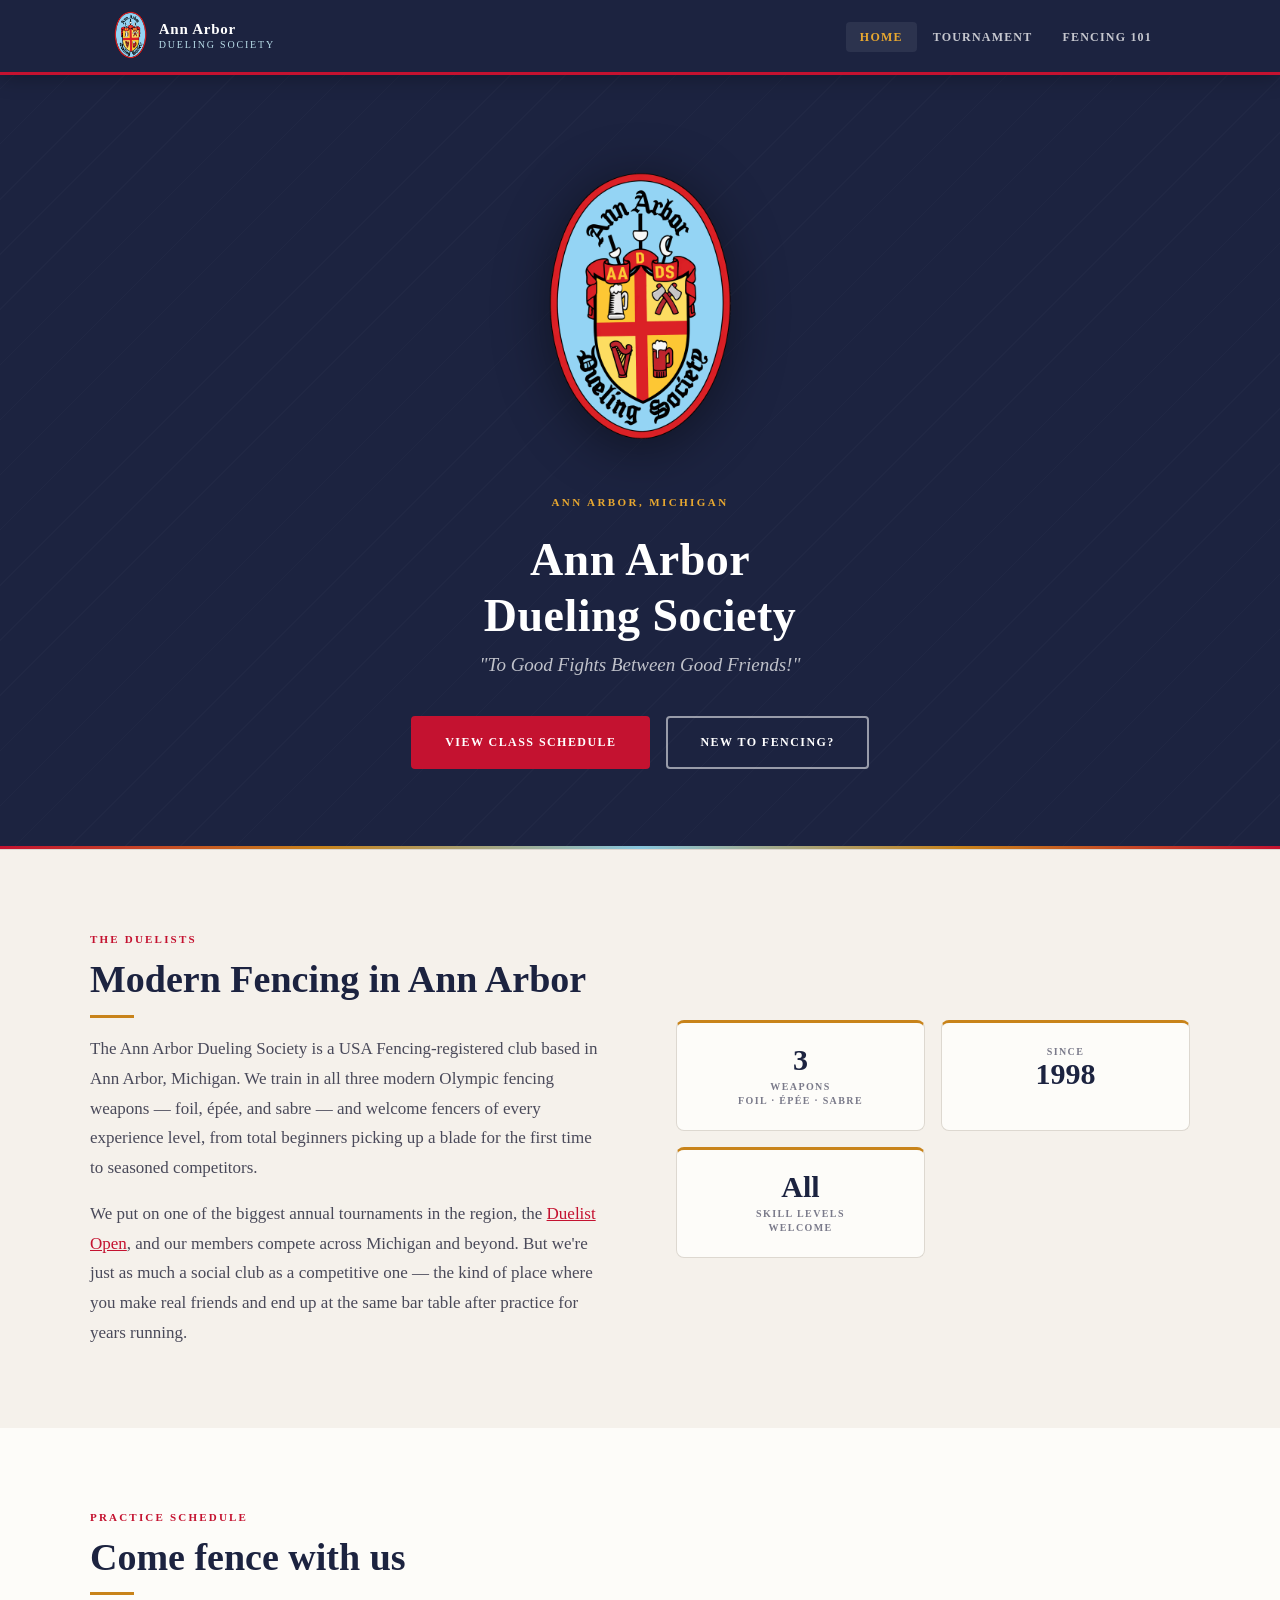
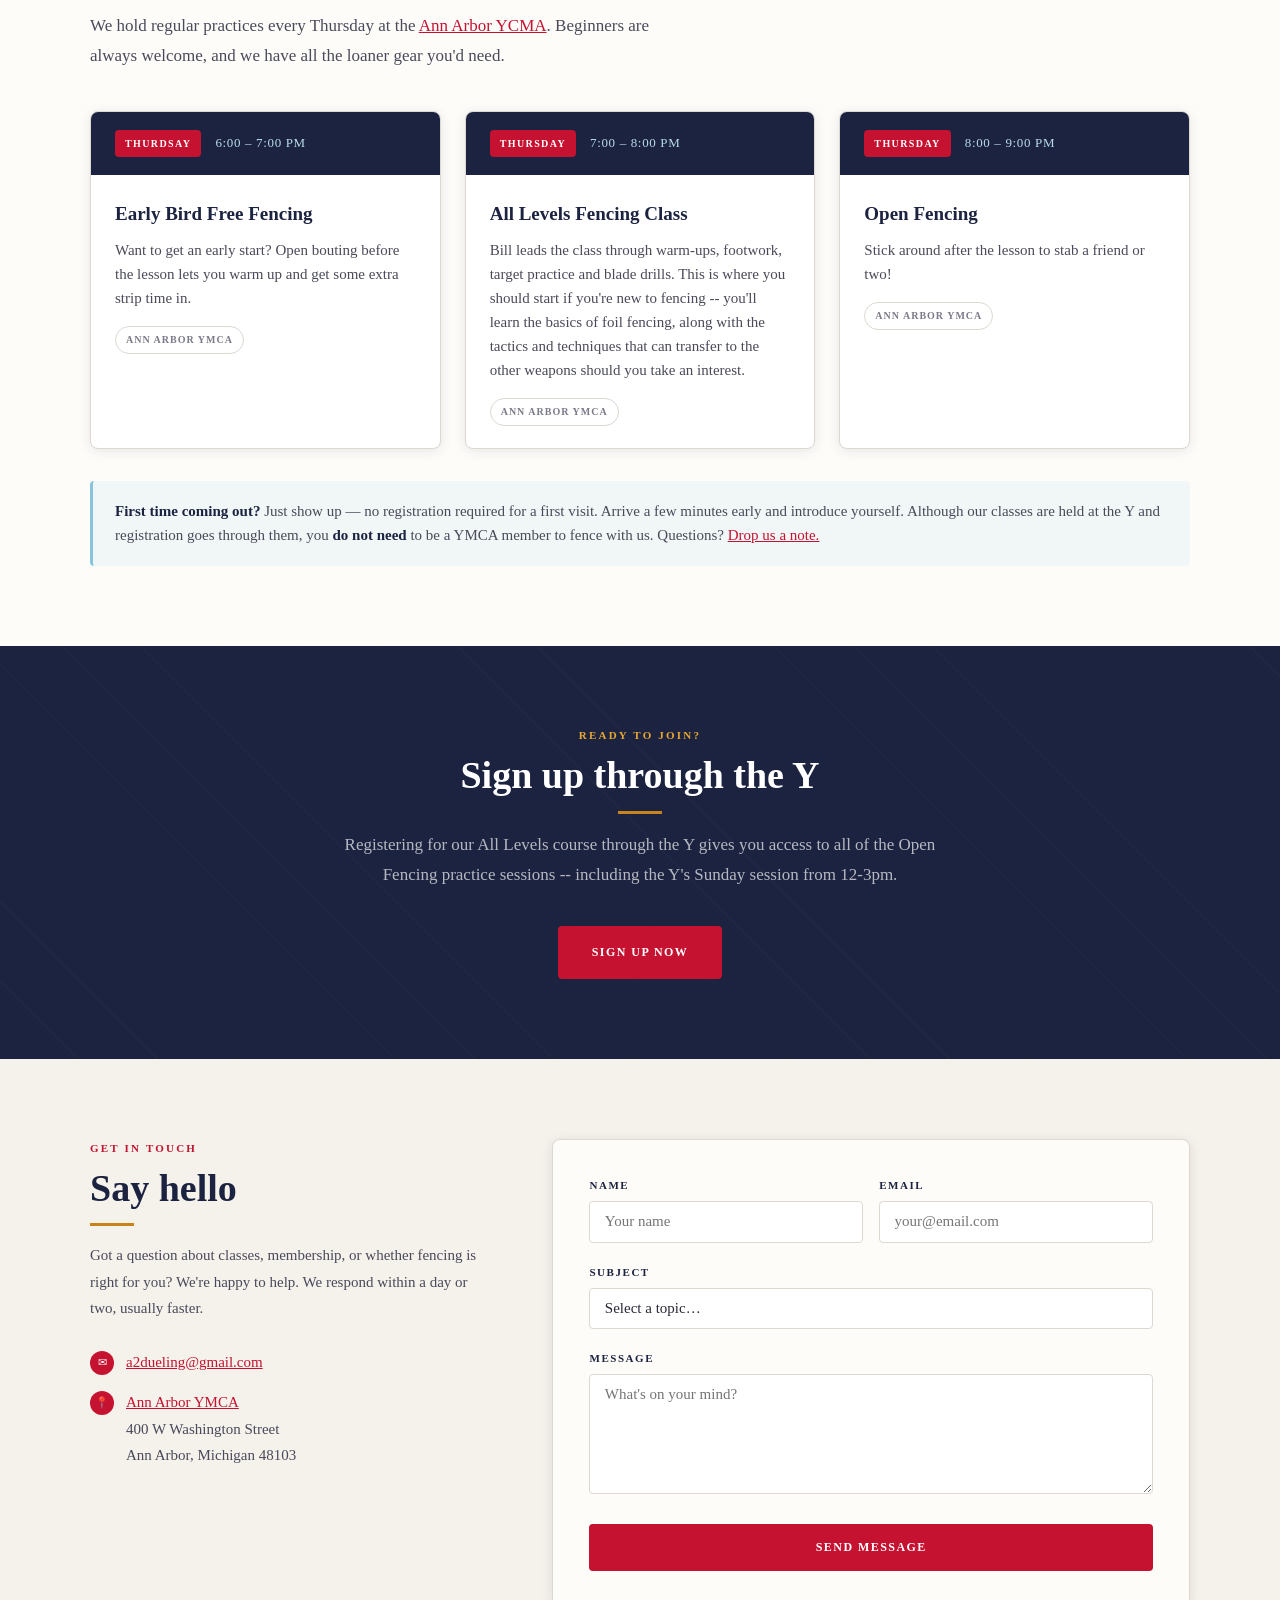
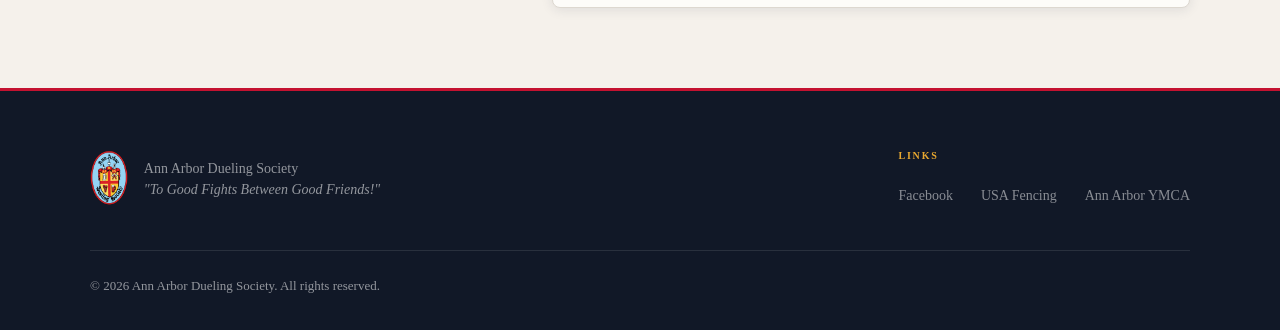
<file: index.html>
<!DOCTYPE html>
<html lang="en">
<head>
  <meta charset="UTF-8">
  <meta name="viewport" content="width=device-width, initial-scale=1.0">
  <meta http-equiv="Content-Security-Policy" content="default-src 'self'; script-src 'self'; style-src 'self' 'unsafe-inline' https://fonts.googleapis.com; font-src https://fonts.gstatic.com; img-src 'self'; connect-src 'self' https://formsubmit.co; form-action https://formsubmit.co; base-uri 'self'; object-src 'none'">
  <meta name="referrer" content="strict-origin-when-cross-origin">
  <meta name="description" content="Ann Arbor Dueling Society, modern Olympic fencing club in Ann Arbor, Michigan. Foil, épée, and sabre for all skill levels.">
  <title>Ann Arbor Dueling Society — Fencing in Ann Arbor, Michigan</title>
  <link rel="canonical" href="https://aadueling.org/">
  <meta property="og:type" content="website">
  <meta property="og:site_name" content="Ann Arbor Dueling Society">
  <meta property="og:title" content="Ann Arbor Dueling Society — Fencing Club in Ann Arbor, Michigan">
  <meta property="og:description" content="Modern Olympic fencing club in Ann Arbor, Michigan. Foil, épée, and sabre for all skill levels — beginners always welcome.">
  <meta property="og:url" content="https://aadueling.org/">
  <meta property="og:image" content="https://aadueling.org/assets/logo.png">
  <meta name="twitter:card" content="summary">
  <meta name="twitter:title" content="Ann Arbor Dueling Society — Fencing Club in Ann Arbor, Michigan">
  <meta name="twitter:description" content="Modern Olympic fencing club in Ann Arbor, Michigan. Foil, épée, and sabre for all skill levels — beginners always welcome.">
  <meta name="twitter:image" content="https://aadueling.org/assets/logo.png">
  <link rel="icon" type="image/png" href="assets/logo.png">
  <link rel="preconnect" href="https://fonts.googleapis.com">
  <link rel="preconnect" href="https://fonts.gstatic.com" crossorigin>
  <link href="https://fonts.googleapis.com/css2?family=Cinzel+Decorative:wght@400;700&family=Cinzel:wght@400;600;700&family=Playfair+Display:ital,wght@0,400;0,600;1,400&family=Lora:ital,wght@0,400;0,500;1,400&display=swap" rel="stylesheet">
  <link rel="stylesheet" href="css/style.css">
  <script type="application/ld+json">
  {
    "@context": "https://schema.org",
    "@type": "SportsClub",
    "name": "Ann Arbor Dueling Society",
    "alternateName": "AADS",
    "description": "Modern Olympic fencing club in Ann Arbor, Michigan. Foil, épée, and sabre for all skill levels — beginners always welcome.",
    "sport": "Fencing",
    "url": "https://aadueling.org/",
    "logo": "https://aadueling.org/assets/logo.png",
    "image": "https://aadueling.org/assets/logo.png",
    "email": "a2dueling@gmail.com",
    "foundingDate": "1998",
    "areaServed": "Ann Arbor, Michigan",
    "location": {
      "@type": "Place",
      "name": "Ann Arbor YMCA",
      "address": {
        "@type": "PostalAddress",
        "streetAddress": "400 W Washington Street",
        "addressLocality": "Ann Arbor",
        "addressRegion": "MI",
        "postalCode": "48103",
        "addressCountry": "US"
      },
      "geo": {
        "@type": "GeoCoordinates",
        "latitude": 42.2808,
        "longitude": -83.7529
      }
    },
    "sameAs": [
      "https://www.facebook.com/AAdueling/"
    ]
  }
  </script>
</head>
<body>

  <div data-include="partials/header.html"></div>

  <section class="hero">
    <div class="hero-inner">
      <img src="assets/logo.png" alt="Ann Arbor Dueling Society" class="hero-logo">
      <p class="hero-eyebrow">Ann Arbor, Michigan</p>
      <h1 class="hero-title">Ann Arbor<br>Dueling Society</h1>
      <p class="hero-tagline">"To Good Fights Between Good Friends!"</p>
      <div class="hero-actions">
        <a href="#schedule" class="btn btn-primary">View Class Schedule</a>
        <a href="fencing-101.html" class="btn btn-ghost">New to Fencing?</a>
      </div>
    </div>
  </section>

  <section class="about" id="about">
    <div class="about-inner">
      <div class="about-text fade-in">
        <span class="section-label">The Duelists</span>
        <h2 class="section-title">Modern Fencing in Ann Arbor</h2>
        <p>
          The Ann Arbor Dueling Society is a USA Fencing-registered club based in Ann Arbor,
          Michigan. We train in all three modern Olympic fencing weapons — foil, épée, and sabre — and welcome fencers of
          every experience level, from total beginners picking up a blade for the first time to
          seasoned competitors.
        </p>
        <p>
          We put on one of the biggest annual tournaments in the region, the <a href="tournament.html">Duelist Open</a>, and our members compete
          across Michigan and beyond. But we're just as much a social club as a competitive one —
          the kind of place where you make real friends and end up at the same bar table after
          practice for years running.
        </p>
      </div>
      <div class="about-facts fade-in fade-in-delay-1">
        <div class="fact-card">
          <div class="fact-number">3</div>
          <div class="fact-label">Weapons<br>Foil · Épée · Sabre</div>
        </div>
        <div class="fact-card">
          <div class="fact-label">Since</div>
          <div class="fact-number">1998</div>
        </div>
        <div class="fact-card">
          <div class="fact-number">All</div>
          <div class="fact-label">Skill Levels<br>Welcome</div>
        </div>
      </div>
    </div>
  </section>

  <section class="schedule" id="schedule">
    <div class="schedule-inner">
      <div class="fade-in">
        <span class="section-label">Practice Schedule</span>
        <h2 class="section-title">Come fence with us</h2>
        <p class="section-intro">
          We hold regular practices every Thursday at the <a href="https://annarborymca.org">Ann Arbor YCMA</a>. Beginners are always welcome, and we have all the loaner gear you'd need.
        </p>
      </div>

      <div class="schedule-grid">
        <div class="schedule-card fade-in">
          <div class="schedule-card-header">
            <span class="schedule-day">Thurdsay</span>
            <span class="schedule-time">6:00 – 7:00 PM</span>
          </div>
          <div class="schedule-card-body">
            <h3 class="schedule-title">Early Bird Free Fencing</h3>
            <p class="schedule-desc">
              Want to get an early start? Open bouting before the lesson lets you warm up and get some extra strip time in.
            </p>
            <div class="schedule-tags">
              <span class="tag tag-place">Ann Arbor YMCA</span>
            </div>
          </div>
        </div>


        <div class="schedule-card fade-in-delay-1">
          <div class="schedule-card-header">
            <span class="schedule-day">Thursday</span>
            <span class="schedule-time">7:00 – 8:00 PM</span>
          </div>
          <div class="schedule-card-body">
            <h3 class="schedule-title">All Levels Fencing Class</h3>
            <p class="schedule-desc">
              Bill leads the class through warm-ups, footwork, target practice and blade drills. This is where you should start if you're
              new to fencing -- you'll learn the basics of foil fencing, along with the tactics and techniques that can transfer to the other weapons should you take an interest.
            </p>
            <div class="schedule-tags">
              <span class="tag tag-place">Ann Arbor YMCA</span>
            </div>
          </div>
        </div>

        <div class="schedule-card fade-in fade-in-delay-2">
          <div class="schedule-card-header">
            <span class="schedule-day">Thursday</span>
            <span class="schedule-time">8:00 – 9:00 PM</span>
          </div>
          <div class="schedule-card-body">
            <h3 class="schedule-title">Open Fencing</h3>
            <p class="schedule-desc">
              Stick around after the lesson to stab a friend or two!
            </p>
            <div class="schedule-tags">
              <span class="tag tag-place">Ann Arbor YMCA</span>
            </div>
          </div>
        </div>
      </div>

      <div class="schedule-note fade-in">
        <strong>First time coming out?</strong> Just show up — no registration required for a
        first visit. Arrive a few minutes early and introduce yourself. Although our classes are held at the Y and registration goes
        through them, you <strong>do not need</strong> to be a YMCA member to fence with us. Questions? <a href="#contact">Drop us a note.</a>
      </div>
    </div>
  </section>

  <section class="signup-cta" id="join">
    <div class="signup-cta-inner fade-in">
      <span class="section-label">Ready to join?</span>
      <h2 class="section-title">Sign up through the Y</h2>
      <p>
        Registering for our All Levels course through the Y gives you access to all of the Open Fencing practice sessions -- including the Y's Sunday session from 12-3pm.
      </p>

      <a href="https://www.annarborymca.org/class/fencing-all-levels/" class="btn btn-primary" target="_blank" rel="noopener">Sign Up Now</a>
    </div>
  </section>

  <section class="contact" id="contact">
    <div class="contact-inner">
      <div class="contact-info fade-in">
        <span class="section-label">Get In Touch</span>
        <h2 class="section-title">Say hello</h2>
        <p>
          Got a question about classes, membership, or whether fencing is right for you?
          We're happy to help. We respond within a day or two, usually faster.
        </p>
        <ul class="contact-details">
          <li>
            <span class="detail-icon">✉</span>

            <span><a href="mailto:a2dueling@gmail.com">a2dueling@gmail.com</a></span>
          </li>
          <li>
            <span class="detail-icon">📍</span>
            <span><a href="https://maps.app.goo.gl/qRYPVG6TmjBmGbtN8">Ann Arbor YMCA</a><br>
              400 W Washington Street<br>
              Ann Arbor, Michigan 48103</span>
          </li>
        </ul>
      </div>

      <div class="contact-form-wrap fade-in fade-in-delay-1">
        <form id="contact-form" action="https://formsubmit.co/ajax/a2dueling@gmail.com" method="POST">
          <input type="hidden" name="_subject" value="New AADS contact form submission">
          <input type="hidden" name="_template" value="table">
          <input type="text" name="_honey" style="display:none" tabindex="-1" autocomplete="off">
          <div class="form-row">
            <div class="form-group">
              <label for="name">Name</label>
              <input type="text" id="name" name="name" placeholder="Your name" required>
            </div>
            <div class="form-group">
              <label for="email">Email</label>
              <input type="email" id="email" name="email" placeholder="your@email.com" required>
            </div>
          </div>
          <div class="form-group">
            <label for="subject">Subject</label>
            <select id="subject" name="subject">
              <option value="">Select a topic…</option>
              <option value="interested">Interested in joining</option>
              <option value="beginner">Question about beginner classes</option>
              <option value="tournament">Tournament information</option>
              <option value="other">Something else</option>
            </select>
          </div>
          <div class="form-group">
            <label for="message">Message</label>
            <textarea id="message" name="message" placeholder="What's on your mind?" required></textarea>
          </div>
          <button type="submit" class="btn btn-primary form-submit">Send Message</button>
          <p class="form-error" id="form-error" hidden>
            Sorry — our contact service is temporarily unavailable. Please email us directly at
            <a href="mailto:a2dueling@gmail.com">a2dueling@gmail.com</a>.
          </p>
        </form>

        <div class="form-success" id="form-success">
          <div class="success-icon">✓</div>
          <h3>Message sent!</h3>
          <p>Thanks for reaching out. We'll get back to you shortly.</p>
          <p class="form-reset-wrap"><a href="#" id="form-reset">Send another message</a></p>
        </div>
      </div>
    </div>
  </section>

  <div data-include="partials/footer.html"></div>

  <script src="js/main.js"></script>
</body>
</html>
</file>
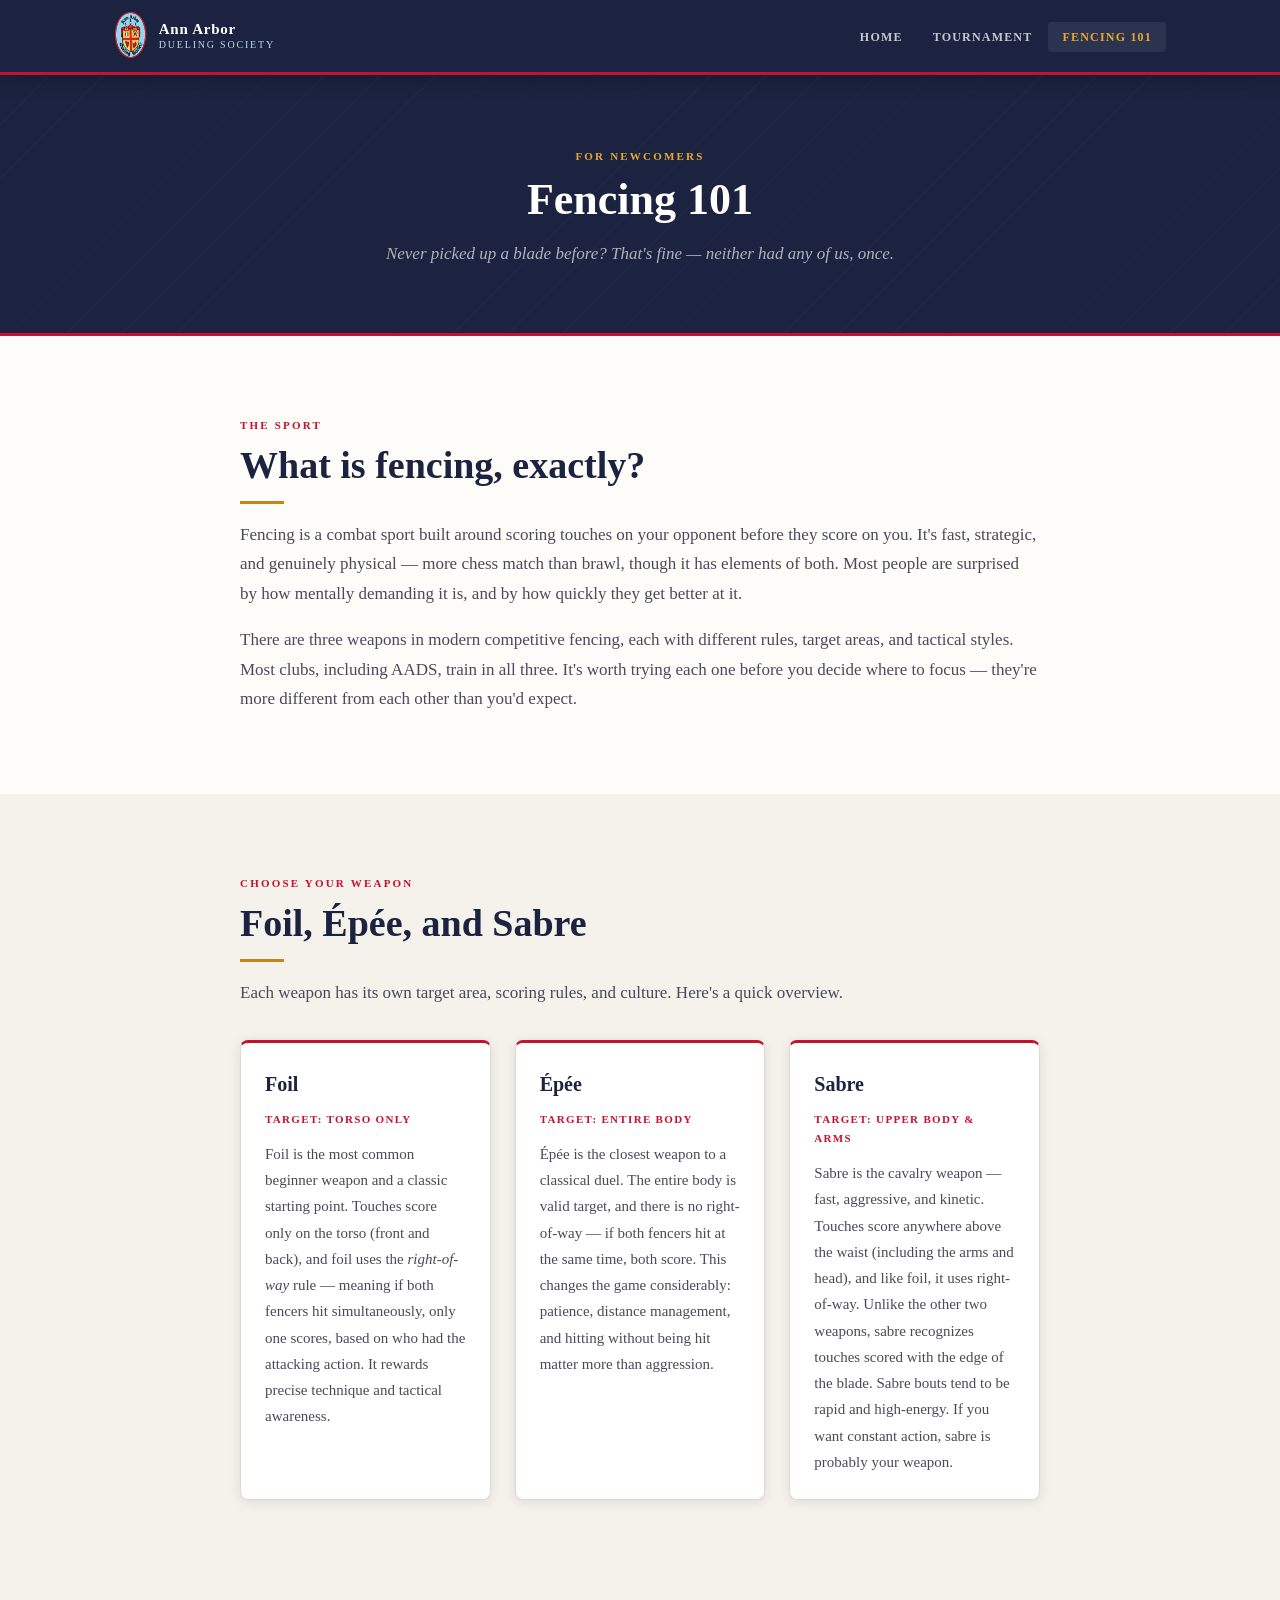
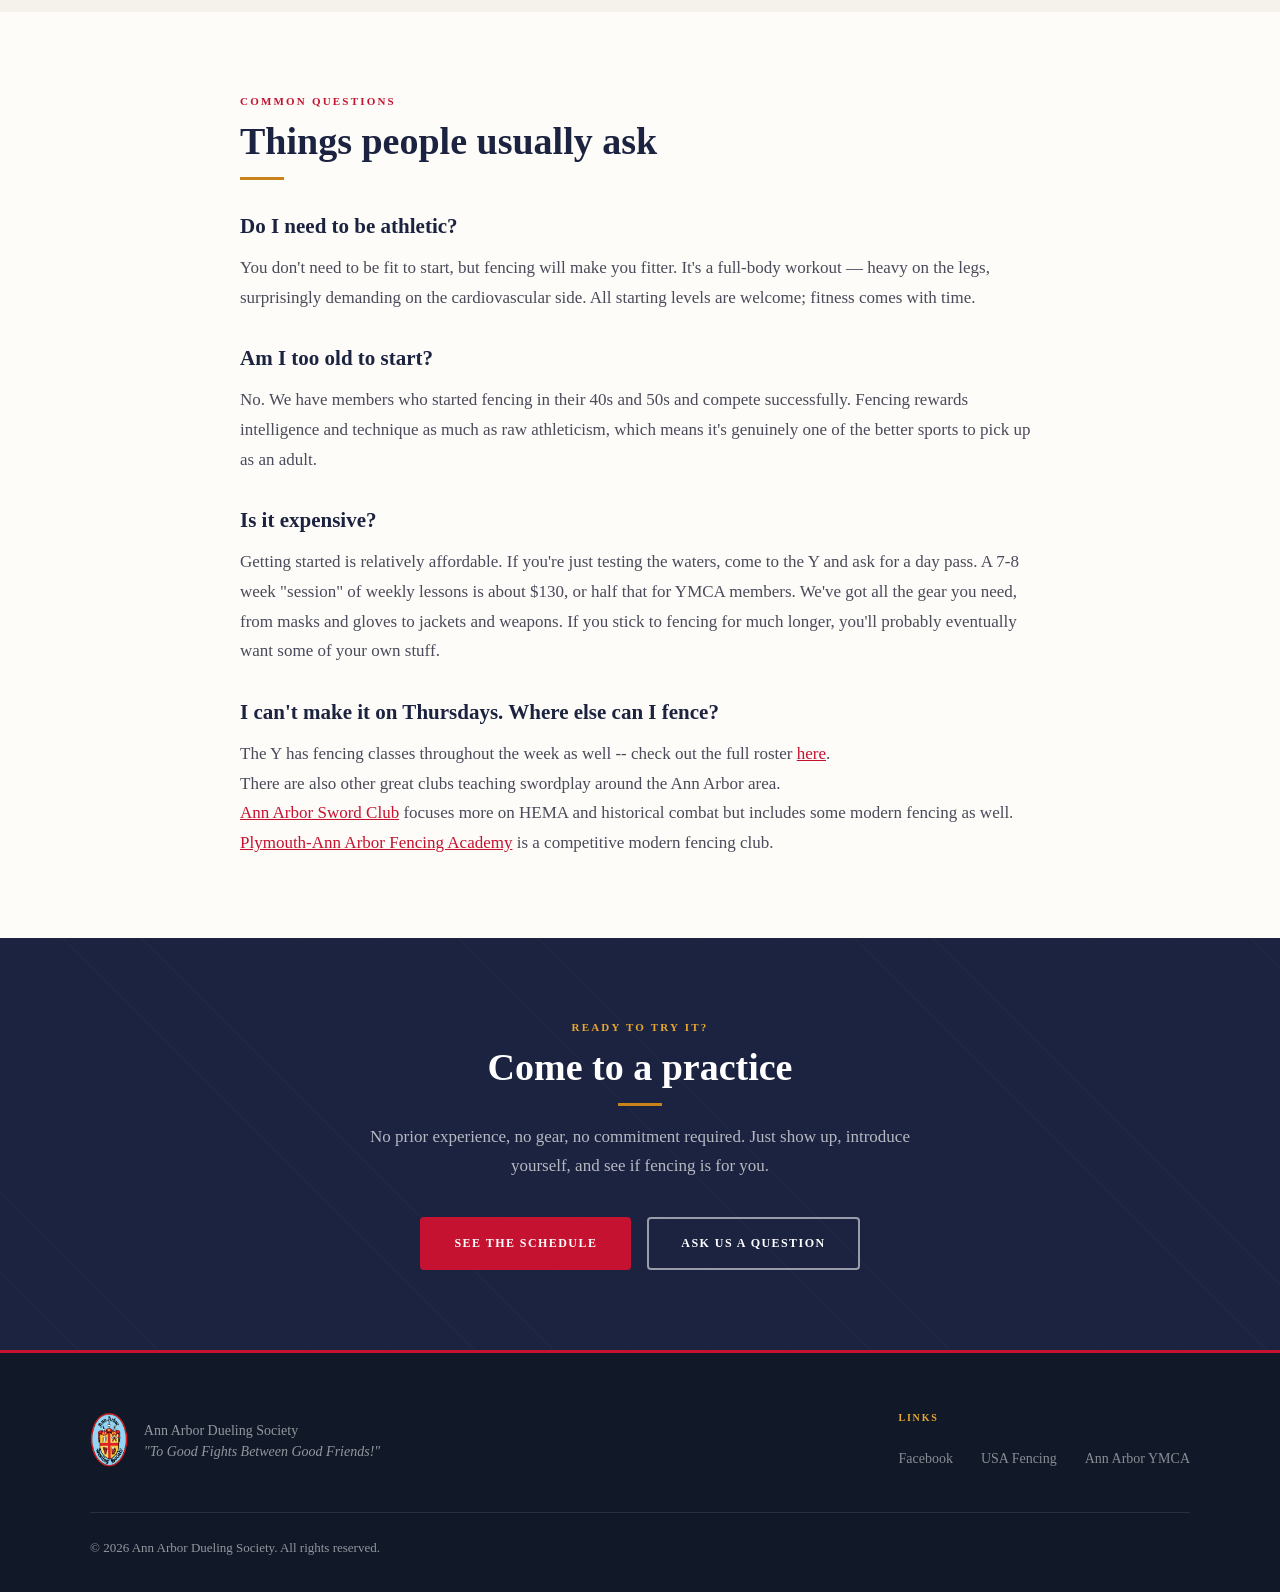
<file: fencing-101.html>
<!DOCTYPE html>
<html lang="en">
<head>
  <meta charset="UTF-8">
  <meta name="viewport" content="width=device-width, initial-scale=1.0">
  <meta http-equiv="Content-Security-Policy" content="default-src 'self'; script-src 'self'; style-src 'self' 'unsafe-inline' https://fonts.googleapis.com; font-src https://fonts.gstatic.com; img-src 'self'; connect-src 'self' https://formsubmit.co; form-action https://formsubmit.co; base-uri 'self'; object-src 'none'">
  <meta name="referrer" content="strict-origin-when-cross-origin">
  <meta name="description" content="New to fencing? Learn about the three weapons, what to expect at your first class, and what gear you'll eventually need.">
  <title>Fencing 101 — Ann Arbor Dueling Society</title>
  <link rel="canonical" href="https://aadueling.org/fencing-101.html">
  <meta property="og:type" content="article">
  <meta property="og:site_name" content="Ann Arbor Dueling Society">
  <meta property="og:title" content="Fencing 101 — Ann Arbor Dueling Society">
  <meta property="og:description" content="New to fencing? Learn about the three weapons, what to expect at your first class, and what gear you'll eventually need.">
  <meta property="og:url" content="https://aadueling.org/fencing-101.html">
  <meta property="og:image" content="https://aadueling.org/assets/logo.png">
  <meta name="twitter:card" content="summary">
  <meta name="twitter:title" content="Fencing 101 — Ann Arbor Dueling Society">
  <meta name="twitter:description" content="New to fencing? Learn about the three weapons, what to expect at your first class, and what gear you'll eventually need.">
  <meta name="twitter:image" content="https://aadueling.org/assets/logo.png">
  <link rel="icon" type="image/png" href="assets/logo.png">
  <link rel="preconnect" href="https://fonts.googleapis.com">
  <link rel="preconnect" href="https://fonts.gstatic.com" crossorigin>
  <link href="https://fonts.googleapis.com/css2?family=Cinzel+Decorative:wght@400;700&family=Cinzel:wght@400;600;700&family=Playfair+Display:ital,wght@0,400;0,600;1,400&family=Lora:ital,wght@0,400;0,500;1,400&display=swap" rel="stylesheet">
  <link rel="stylesheet" href="css/style.css">
</head>
<body>

  <div data-include="partials/header.html"></div>

  <div class="page-header">
    <span class="section-label">For Newcomers</span>
    <h1>Fencing 101</h1>
    <p class="page-lead">Never picked up a blade before? That's fine — neither had any of us, once.</p>
  </div>

  <section class="content-section">
    <div class="content-inner fade-in">
      <span class="section-label">The Sport</span>
      <h2 class="section-title">What is fencing, exactly?</h2>
      <p>
        Fencing is a combat sport built around scoring touches on your opponent before they score
        on you. It's fast, strategic, and genuinely physical — more chess match than brawl, though
        it has elements of both. Most people are surprised by how mentally demanding it is, and by
        how quickly they get better at it.
      </p>
      <p>
        There are three weapons in modern competitive fencing, each with different rules, target
        areas, and tactical styles. Most clubs, including AADS, train in all three. It's worth
        trying each one before you decide where to focus — they're more different from each other
        than you'd expect.
      </p>
    </div>
  </section>

  <section class="content-section">
    <div class="content-inner fade-in">
      <span class="section-label">Choose Your Weapon</span>
      <h2 class="section-title">Foil, Épée, and Sabre</h2>
      <p>
        Each weapon has its own target area, scoring rules, and culture. Here's a quick overview.
      </p>

      <div class="weapon-grid">
        <div class="weapon-card">
          <h3>Foil</h3>
          <p class="weapon-target">Target: Torso only</p>
          <p>
            Foil is the most common beginner weapon and a classic starting point. Touches score
            only on the torso (front and back), and foil uses the <em>right-of-way</em> rule —
            meaning if both fencers hit simultaneously, only one scores, based on who had the
            attacking action. It rewards precise technique and tactical awareness.
          </p>
        </div>
        <div class="weapon-card">
          <h3>Épée</h3>
          <p class="weapon-target">Target: Entire body</p>
          <p>
            Épée is the closest weapon to a classical duel. The entire body is valid target, and
            there is no right-of-way — if both fencers hit at the same time, both score. This
            changes the game considerably: patience, distance management, and hitting without
            being hit matter more than aggression.
          </p>
        </div>
        <div class="weapon-card">
          <h3>Sabre</h3>
          <p class="weapon-target">Target: Upper body &amp; arms</p>
          <p>
            Sabre is the cavalry weapon — fast, aggressive, and kinetic. Touches score anywhere
            above the waist (including the arms and head), and like foil, it uses right-of-way. Unlike the other two weapons,
            sabre recognizes touches scored with the edge of the blade.
            Sabre bouts tend to be rapid and high-energy. If you want constant action, sabre
            is probably your weapon.
          </p>
        </div>
      </div>
    </div>
  </section>

  <section class="content-section">
    <div class="content-inner fade-in">
      <span class="section-label">Common Questions</span>
      <h2 class="section-title">Things people usually ask</h2>

      <h3>Do I need to be athletic?</h3>
      <p>
        You don't need to be fit to start, but fencing will make you fitter. It's a full-body
        workout — heavy on the legs, surprisingly demanding on the cardiovascular side. All
        starting levels are welcome; fitness comes with time.
      </p>

      <h3>Am I too old to start?</h3>
      <p>
        No. We have members who started fencing in their 40s and 50s and compete successfully.
        Fencing rewards intelligence and technique as much as raw athleticism, which means
        it's genuinely one of the better sports to pick up as an adult.
      </p>

      <h3>Is it expensive?</h3>
      <p>
        Getting started is relatively affordable. If you're just testing the waters, come to the Y and ask for
        a day pass. A 7-8 week "session" of weekly lessons is about $130, or half that for YMCA members.
        We've got all the gear you need, from masks and gloves to jackets and weapons. If you stick to fencing for
        much longer, you'll probably eventually want some of your own stuff.
      </p>

      <h3>I can't make it on Thursdays. Where else can I fence?</h3>
      <p>
        The Y has fencing classes throughout the week as well -- check out the full roster <a href="https://www.annarborymca.org/program-offerings/?_program_type=fencing">here</a>.<br>
        There are also other great clubs teaching swordplay around the Ann Arbor area.<br>
        <a href="https://www.annarborsword.com">Ann Arbor Sword Club</a> focuses more on HEMA and historical combat but includes some modern fencing as well.<br>
        <a href="https://www.pa2fa.com">Plymouth-Ann Arbor Fencing Academy</a> is a competitive modern fencing club.
      </p>
    </div>
  </section>

  <section class="signup-cta">
    <div class="signup-cta-inner fade-in">
      <span class="section-label">Ready to try it?</span>
      <h2 class="section-title">Come to a practice</h2>
      <p>
        No prior experience, no gear, no commitment required. Just show up, introduce yourself,
        and see if fencing is for you.
      </p>
      <div style="display: flex; gap: 1rem; justify-content: center; flex-wrap: wrap;">
        <a href="index.html#schedule" class="btn btn-primary">See the Schedule</a>
        <a href="index.html#contact" class="btn btn-ghost">Ask Us a Question</a>
      </div>
    </div>
  </section>

  <div data-include="partials/footer.html"></div>

  <script src="js/main.js"></script>
</body>
</html>
</file>
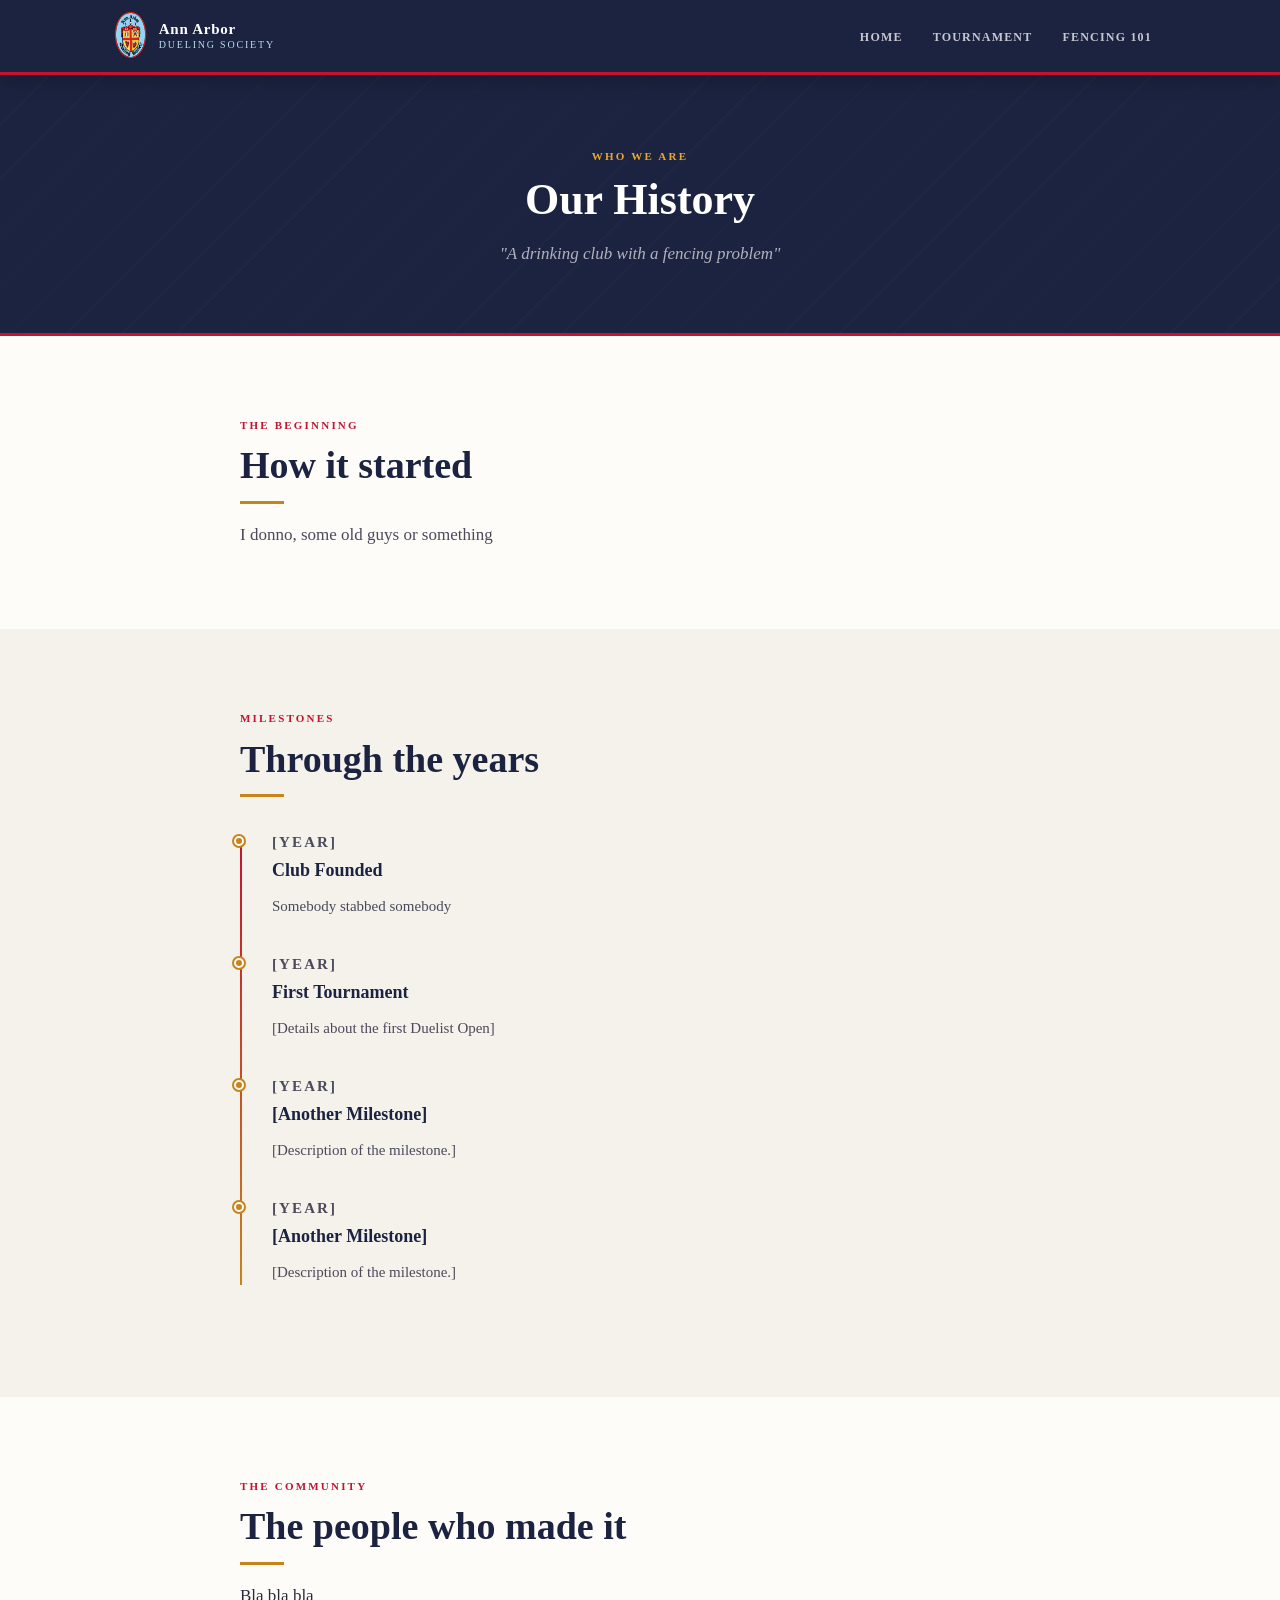
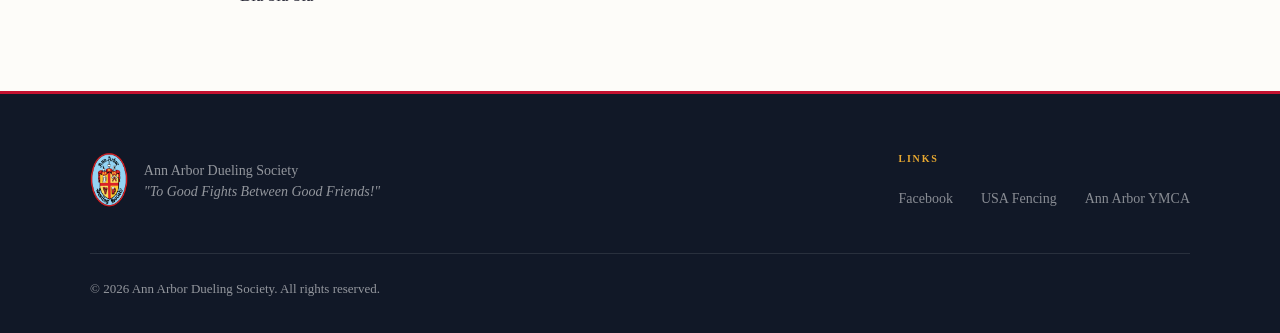
<file: history.html>
<!DOCTYPE html>
<html lang="en">
<head>
  <meta charset="UTF-8">
  <meta name="viewport" content="width=device-width, initial-scale=1.0">
  <meta http-equiv="Content-Security-Policy" content="default-src 'self'; script-src 'self'; style-src 'self' 'unsafe-inline' https://fonts.googleapis.com; font-src https://fonts.gstatic.com; img-src 'self'; connect-src 'self' https://formsubmit.co; form-action https://formsubmit.co; base-uri 'self'; object-src 'none'">
  <meta name="referrer" content="strict-origin-when-cross-origin">
  <meta name="robots" content="noindex">
  <meta name="description" content="The history of Ann Arbor Dueling Society — how a small group of fencers grew into one of Ann Arbor's most fun clubs.">
  <title>Our History — Ann Arbor Dueling Society</title>
  <link rel="icon" type="image/png" href="assets/logo.png">
  <link rel="preconnect" href="https://fonts.googleapis.com">
  <link rel="preconnect" href="https://fonts.gstatic.com" crossorigin>
  <link href="https://fonts.googleapis.com/css2?family=Cinzel+Decorative:wght@400;700&family=Cinzel:wght@400;600;700&family=Playfair+Display:ital,wght@0,400;0,600;1,400&family=Lora:ital,wght@0,400;0,500;1,400&display=swap" rel="stylesheet">
  <link rel="stylesheet" href="css/style.css">
</head>
<body>

  <div data-include="partials/header.html"></div>

  <div class="page-header">
    <span class="section-label">Who We Are</span>
    <h1>Our History</h1>
    <p class="page-lead">"A drinking club with a fencing problem"</p>
  </div>

  <section class="content-section">
    <div class="content-inner fade-in">
      <span class="section-label">The Beginning</span>
      <h2 class="section-title">How it started</h2>
      <p>
        I donno, some old guys or something
      </p>
    </div>
  </section>

  <section class="content-section">
    <div class="content-inner fade-in">
      <span class="section-label">Milestones</span>
      <h2 class="section-title">Through the years</h2>
      <div class="timeline">
        <div class="timeline-item">
          <p class="timeline-year">[YEAR]</p>
          <h3>Club Founded</h3>
          <p>Somebody stabbed somebody</p>
        </div>
        <div class="timeline-item">
          <p class="timeline-year">[YEAR]</p>
          <h3>First Tournament</h3>
          <p>[Details about the first Duelist Open]</p>
        </div>
        <div class="timeline-item">
          <p class="timeline-year">[YEAR]</p>
          <h3>[Another Milestone]</h3>
          <p>[Description of the milestone.]</p>
        </div>
        <div class="timeline-item">
          <p class="timeline-year">[YEAR]</p>
          <h3>[Another Milestone]</h3>
          <p>[Description of the milestone.]</p>
        </div>
      </div>
    </div>
  </section>

  <section class="content-section">
    <div class="content-inner fade-in">
      <span class="section-label">The Community</span>
      <h2 class="section-title">The people who made it</h2>
     Bla bla bla
    </div>
  </section>

  <div data-include="partials/footer.html"></div>

  <script src="js/main.js"></script>
</body>
</html>
</file>
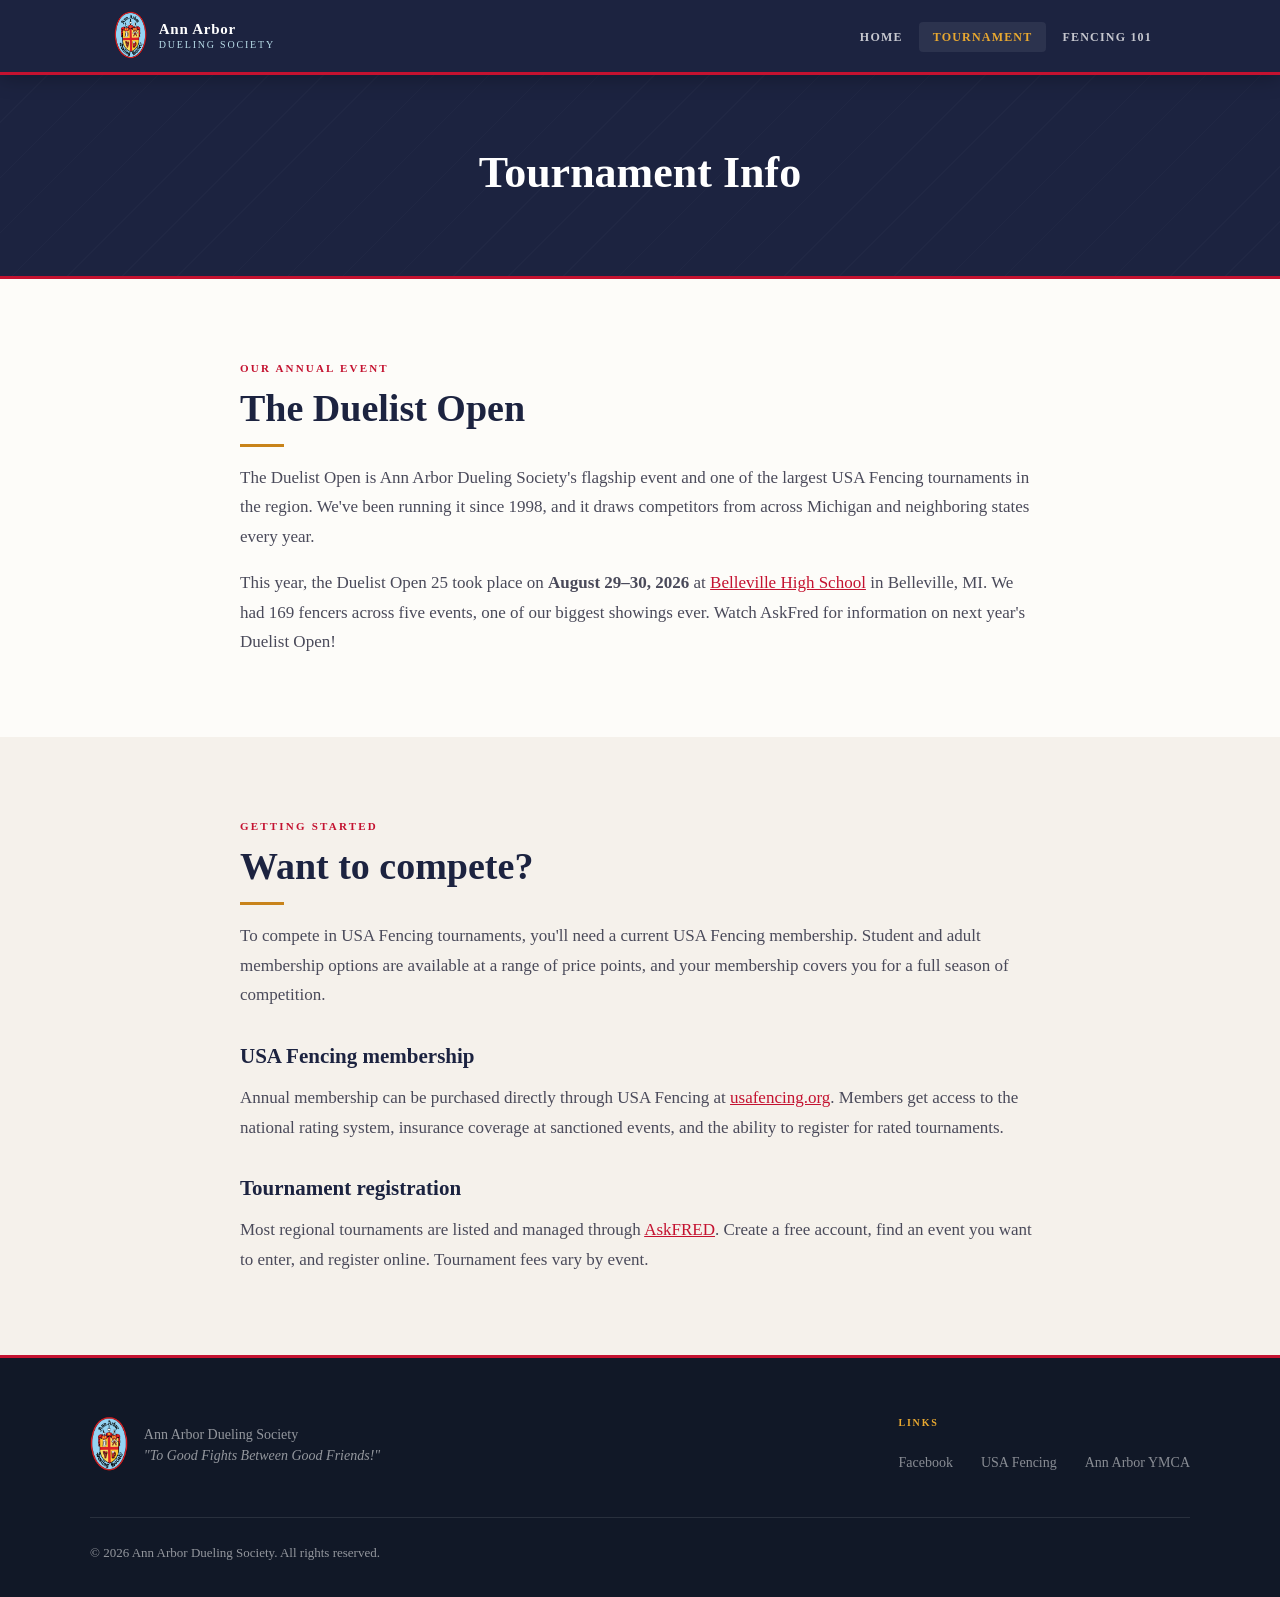
<file: tournament.html>
<!DOCTYPE html>
<html lang="en">
<head>
  <meta charset="UTF-8">
  <meta name="viewport" content="width=device-width, initial-scale=1.0">
  <meta http-equiv="Content-Security-Policy" content="default-src 'self'; script-src 'self'; style-src 'self' 'unsafe-inline' https://fonts.googleapis.com; font-src https://fonts.gstatic.com; img-src 'self'; connect-src 'self' https://formsubmit.co; form-action https://formsubmit.co; base-uri 'self'; object-src 'none'">
  <meta name="referrer" content="strict-origin-when-cross-origin">
  <meta name="description" content="Ann Arbor Dueling Society tournaments — The Duelist Open, 3-weapon fencing tournament">
  <title>The Duelist Open — Ann Arbor Dueling Society</title>
  <link rel="canonical" href="https://aadueling.org/tournament.html">
  <meta property="og:type" content="website">
  <meta property="og:site_name" content="Ann Arbor Dueling Society">
  <meta property="og:title" content="The Duelist Open — Ann Arbor Dueling Society">
  <meta property="og:description" content="The Duelist Open — a three-weapon fencing tournament hosted by the Ann Arbor Dueling Society in Ann Arbor, Michigan.">
  <meta property="og:url" content="https://aadueling.org/tournament.html">
  <meta property="og:image" content="https://aadueling.org/assets/logo.png">
  <meta name="twitter:card" content="summary">
  <meta name="twitter:title" content="The Duelist Open — Ann Arbor Dueling Society">
  <meta name="twitter:description" content="The Duelist Open — a three-weapon fencing tournament hosted by the Ann Arbor Dueling Society in Ann Arbor, Michigan.">
  <meta name="twitter:image" content="https://aadueling.org/assets/logo.png">
  <link rel="icon" type="image/png" href="assets/logo.png">
  <link rel="preconnect" href="https://fonts.googleapis.com">
  <link rel="preconnect" href="https://fonts.gstatic.com" crossorigin>
  <link href="https://fonts.googleapis.com/css2?family=Cinzel+Decorative:wght@400;700&family=Cinzel:wght@400;600;700&family=Playfair+Display:ital,wght@0,400;0,600;1,400&family=Lora:ital,wght@0,400;0,500;1,400&display=swap" rel="stylesheet">
  <link rel="stylesheet" href="css/style.css">
</head>
<body>

  <div data-include="partials/header.html"></div>

  <div class="page-header">
    <h1>Tournament Info</h1>
  </div>

  <section class="content-section">
    <div class="content-inner fade-in">
      <span class="section-label">Our Annual Event</span>
      <h2 class="section-title">The Duelist Open</h2>
      <p>
        The Duelist Open is Ann Arbor Dueling Society's flagship event and one of the largest
        USA Fencing tournaments in the region. We've been running it since 1998, and it draws
        competitors from across Michigan and neighboring states every year.
      </p>
      <p>
        This year, the Duelist Open 25 took place on <strong>August 29&ndash;30, 2026</strong> at
        <a href="https://www.google.com/maps/search/?api=1&amp;query=Belleville+High+School%2C+501+W+Columbia+Ave%2C+Belleville%2C+MI+48111" target="_blank" rel="noopener">Belleville High School</a>
        in Belleville, MI. We had 169 fencers across five events, one of our biggest showings ever. Watch AskFred for information on next year's Duelist Open!
      </p>
<!--      <div class="event-schedule">-->
<!--        <div class="event-day">-->
<!--          <h3 class="event-day-title">Saturday, August 29</h3>-->
<!--          <ul class="event-list">-->
<!--            <li><span class="event-name">Mixed Saber</span><span class="event-time">Reg. closes 8:30am</span></li>-->
<!--            <li><span class="event-name">Mixed Epee</span><span class="event-time">Reg. closes 11:00am</span></li>-->
<!--            <li><span class="event-name">Mixed Y14 Foil</span><span class="event-time">Reg. closes 3:00pm</span></li>-->
<!--          </ul>-->
<!--        </div>-->
<!--        <div class="event-day">-->
<!--          <h3 class="event-day-title">Sunday, August 30</h3>-->
<!--          <ul class="event-list">-->
<!--            <li><span class="event-name">Mixed Foil</span><span class="event-time">Reg. closes 8:30am</span></li>-->
<!--            <li><span class="event-name">Mixed Veteran Combined Epee</span><span class="event-time">Reg. closes noon</span></li>-->
<!--          </ul>-->
<!--        </div>-->
<!--      </div>-->
<!--      <p>-->
<!--      <a href="https://www.askfred.net/tournaments/12262cdf-0765-4706-b986-fd6c75616b73" class="btn btn-outline" target="_blank" rel="noopener" style="margin-top: 0.75rem;">Register on AskFRED</a>-->
<!--      </p>-->
    </div>
  </section>

  <section class="content-section">
    <div class="content-inner fade-in">
      <span class="section-label">Getting Started</span>
      <h2 class="section-title">Want to compete?</h2>
      <p>
        To compete in USA Fencing tournaments, you'll need a current USA Fencing membership.
        Student and adult membership options are available at a range of price points, and your
        membership covers you for a full season of competition.
      </p>
      <h3>USA Fencing membership</h3>
      <p>
        Annual membership can be purchased directly through USA Fencing at
        <a href="https://www.usafencing.org" target="_blank" rel="noopener">usafencing.org</a>.
        Members get access to the national rating system, insurance coverage at sanctioned events,
        and the ability to register for rated tournaments.
      </p>
      <h3>Tournament registration</h3>
      <p>
        Most regional tournaments are listed and managed through
        <a href="https://www.askfred.net" target="_blank" rel="noopener">AskFRED</a>.
        Create a free account, find an event you want to enter, and register online. Tournament
        fees vary by event.
      </p>
    </div>
  </section>

  <div data-include="partials/footer.html"></div>

  <script src="js/main.js"></script>
</body>
</html>
</file>
<file: css/style.css>
@import url('https://fonts.googleapis.com/css2?family=Cinzel+Decorative:wght@400;700&family=Cinzel:wght@400;600;700&family=Playfair+Display:ital,wght@0,400;0,600;1,400&family=Lora:ital,wght@0,400;0,500;1,400&display=swap');

/* ── Design Tokens ──────────────────────────────────────────────────────── */
:root {
  --navy:        #1C2340;
  --navy-dark:   #111827;
  --navy-light:  #252D4E;
  --red:         #C41230;
  --red-dark:    #9E0E26;
  --gold:        #C8831A;
  --gold-light:  #E8A830;
  --blue:        #87C5DC;
  --blue-light:  #B8DCE8;
  --cream:       #F5F1EB;
  --warm-white:  #FDFCF9;
  --text:        #2A2A38;
  --text-mid:    #4A4A5A;
  --text-light:  #7A7A8A;
  --border:      #DDD8D0;

  --font-display: 'Cinzel Decorative', serif;
  --font-caps:    'Cinzel', serif;
  --font-serif:   'Playfair Display', serif;
  --font-body:    'Lora', serif;

  --radius:    4px;
  --radius-lg: 8px;
  --shadow:    0 2px 12px rgba(28, 35, 64, 0.1);
  --shadow-lg: 0 8px 32px rgba(28, 35, 64, 0.16);

  --max-width:   1100px;
  --section-pad: 5rem 1.5rem;
}

/* ── Reset & Base ───────────────────────────────────────────────────────── */
*, *::before, *::after { box-sizing: border-box; margin: 0; padding: 0; }

html { scroll-behavior: smooth; }

body {
  font-family: var(--font-body);
  font-size: 1.0625rem;
  line-height: 1.75;
  color: var(--text);
  background: var(--warm-white);
}

img { max-width: 100%; height: auto; display: block; }

a { color: var(--red); }
a:hover { color: var(--red-dark); }

/* ── Utility ────────────────────────────────────────────────────────────── */
.container {
  max-width: var(--max-width);
  margin: 0 auto;
  padding: 0 1.5rem;
}

.section-label {
  font-family: var(--font-caps);
  font-size: 0.6875rem;
  font-weight: 700;
  letter-spacing: 0.2em;
  text-transform: uppercase;
  color: var(--red);
  display: block;
  margin-bottom: 0.5rem;
}

.section-title {
  font-family: var(--font-serif);
  font-size: clamp(1.625rem, 4vw, 2.375rem);
  font-weight: 600;
  color: var(--navy);
  line-height: 1.2;
  margin-bottom: 1rem;
}

.section-title::after {
  content: '';
  display: block;
  width: 2.75rem;
  height: 3px;
  background: var(--gold);
  margin-top: 0.75rem;
}

.section-intro {
  color: var(--text-mid);
  max-width: 580px;
  margin-bottom: 2.5rem;
}

/* ── Buttons ────────────────────────────────────────────────────────────── */
.btn {
  display: inline-block;
  font-family: var(--font-caps);
  font-size: 0.75rem;
  font-weight: 700;
  letter-spacing: 0.12em;
  text-transform: uppercase;
  padding: 0.875rem 2rem;
  border-radius: var(--radius);
  cursor: pointer;
  transition: background 0.2s, border-color 0.2s, transform 0.15s, box-shadow 0.2s;
  border: 2px solid transparent;
  text-decoration: none;
}

.btn-primary {
  background: var(--red);
  color: #fff;
  border-color: var(--red);
}
.btn-primary:hover {
  background: var(--red-dark);
  border-color: var(--red-dark);
  color: #fff;
  transform: translateY(-2px);
  box-shadow: 0 6px 20px rgba(196, 18, 48, 0.28);
}

.btn-outline {
  background: transparent;
  color: var(--navy);
  border-color: var(--navy);
}
.btn-outline:hover {
  background: var(--navy);
  color: #fff;
  transform: translateY(-2px);
}

.btn-ghost {
  background: transparent;
  color: #fff;
  border-color: rgba(255, 255, 255, 0.55);
}
.btn-ghost:hover {
  background: rgba(255, 255, 255, 0.12);
  border-color: #fff;
  color: #fff;
  transform: translateY(-2px);
}

/* ── Navigation ─────────────────────────────────────────────────────────── */
.site-header {
  position: sticky;
  top: 0;
  z-index: 100;
  background: var(--navy);
  border-bottom: 3px solid var(--red);
  box-shadow: 0 2px 20px rgba(0, 0, 0, 0.3);
}

.nav-inner {
  max-width: var(--max-width);
  margin: 0 auto;
  padding: 0 1.5rem;
  display: flex;
  align-items: center;
  justify-content: space-between;
  height: 4.5rem;
  position: relative;
}

.nav-logo {
  display: flex;
  align-items: center;
  gap: 0.75rem;
  text-decoration: none;
}

.nav-logo img {
  height: 3.25rem;
  width: auto;
}

.nav-logo-text {
  display: inline-flex;
  flex-direction: column;
  line-height: 1.25;
}

.nav-logo-name {
  font-family: var(--font-caps);
  font-size: 0.9375rem;
  font-weight: 700;
  color: #fff;
  letter-spacing: 0.05em;
}

.nav-logo-sub {
  font-family: var(--font-caps);
  font-size: 0.625rem;
  font-weight: 400;
  letter-spacing: 0.18em;
  text-transform: uppercase;
  color: var(--blue-light);
}

.nav-links {
  display: flex;
  gap: 0.125rem;
  list-style: none;
}

.nav-links a {
  font-family: var(--font-caps);
  font-size: 0.75rem;
  font-weight: 600;
  letter-spacing: 0.1em;
  text-transform: uppercase;
  color: rgba(255, 255, 255, 0.75);
  padding: 0.5rem 0.875rem;
  border-radius: var(--radius);
  transition: color 0.2s, background 0.2s;
  text-decoration: none;
}

.nav-links a:hover {
  color: #fff;
  background: rgba(255, 255, 255, 0.1);
}

.nav-links a.active {
  color: var(--gold-light);
  background: rgba(255, 255, 255, 0.07);
}

.nav-toggle {
  display: none;
  flex-direction: column;
  gap: 5px;
  background: none;
  border: none;
  cursor: pointer;
  padding: 0.5rem;
  color: #fff;
}

.nav-toggle span {
  display: block;
  width: 22px;
  height: 2px;
  background: currentColor;
  border-radius: 2px;
  transition: transform 0.3s ease, opacity 0.2s ease;
}

.nav-toggle[aria-expanded="true"] span:nth-child(1) { transform: translateY(7px) rotate(45deg); }
.nav-toggle[aria-expanded="true"] span:nth-child(2) { opacity: 0; }
.nav-toggle[aria-expanded="true"] span:nth-child(3) { transform: translateY(-7px) rotate(-45deg); }

/* ── Hero ───────────────────────────────────────────────────────────────── */
.hero {
  position: relative;
  background: var(--navy);
  background-image:
    repeating-linear-gradient(
      -45deg,
      transparent,
      transparent 38px,
      rgba(255, 255, 255, 0.018) 38px,
      rgba(255, 255, 255, 0.018) 39px
    );
  padding: 5.5rem 1.5rem 5rem;
  text-align: center;
  overflow: hidden;
}

.hero::after {
  content: '';
  position: absolute;
  bottom: 0;
  left: 0;
  right: 0;
  height: 3px;
  background: linear-gradient(90deg, var(--red), var(--gold), var(--blue), var(--gold), var(--red));
}

.hero-inner {
  position: relative;
  z-index: 1;
  max-width: 680px;
  margin: 0 auto;
}

.hero-logo {
  width: clamp(130px, 18vw, 188px);
  margin: 0 auto 2rem;
  filter: drop-shadow(0 8px 28px rgba(0, 0, 0, 0.45));
  animation: riseIn 0.85s ease both;
}

.hero-title {
  font-family: var(--font-display);
  font-size: clamp(1.625rem, 5vw, 2.875rem);
  font-weight: 700;
  color: #fff;
  line-height: 1.2;
  letter-spacing: 0.01em;
  margin-bottom: 0.375rem;
  animation: riseIn 0.85s 0.1s ease both;
}

.hero-eyebrow {
  font-family: var(--font-caps);
  font-size: 0.6875rem;
  font-weight: 600;
  letter-spacing: 0.22em;
  text-transform: uppercase;
  color: var(--gold-light);
  margin-bottom: 1.25rem;
  animation: riseIn 0.85s 0.2s ease both;
}

.hero-tagline {
  font-family: var(--font-serif);
  font-style: italic;
  font-size: clamp(1rem, 2.5vw, 1.1875rem);
  color: rgba(255, 255, 255, 0.72);
  line-height: 1.65;
  margin-bottom: 2.25rem;
  animation: riseIn 0.85s 0.3s ease both;
}

.hero-actions {
  display: flex;
  gap: 1rem;
  justify-content: center;
  flex-wrap: wrap;
  animation: riseIn 0.85s 0.4s ease both;
}

@keyframes riseIn {
  from { opacity: 0; transform: translateY(18px); }
  to   { opacity: 1; transform: translateY(0); }
}

/* ── About ──────────────────────────────────────────────────────────────── */
.about {
  padding: var(--section-pad);
  background: var(--cream);
  border-top: 1px solid var(--border);
}

.about-inner {
  max-width: var(--max-width);
  margin: 0 auto;
  display: grid;
  grid-template-columns: 1fr 1fr;
  gap: 4.5rem;
  align-items: center;
}

.about-text p {
  color: var(--text-mid);
  margin-bottom: 1rem;
}

.about-text p:last-child { margin-bottom: 0; }

.about-facts {
  display: grid;
  grid-template-columns: 1fr 1fr;
  gap: 1rem;
}

.fact-card {
  background: var(--warm-white);
  border: 1px solid var(--border);
  border-top: 3px solid var(--gold);
  border-radius: var(--radius-lg);
  padding: 1.375rem 1.125rem;
  text-align: center;
}

.fact-number {
  font-family: var(--font-serif);
  font-size: 1.875rem;
  font-weight: 600;
  color: var(--navy);
  line-height: 1;
  margin-bottom: 0.3rem;
}

.fact-label {
  font-family: var(--font-caps);
  font-size: 0.625rem;
  font-weight: 600;
  letter-spacing: 0.14em;
  text-transform: uppercase;
  color: var(--text-light);
  line-height: 1.4;
}

/* ── Schedule ───────────────────────────────────────────────────────────── */
.schedule {
  padding: var(--section-pad);
  background: var(--warm-white);
}

.schedule-inner {
  max-width: var(--max-width);
  margin: 0 auto;
}

.schedule-grid {
  display: grid;
  grid-template-columns: repeat(auto-fit, minmax(290px, 1fr));
  gap: 1.5rem;
}

.schedule-card {
  background: #fff;
  border: 1px solid var(--border);
  border-radius: var(--radius-lg);
  overflow: hidden;
  box-shadow: var(--shadow);
  transition: transform 0.2s ease, box-shadow 0.2s ease;
}

.schedule-card:hover {
  transform: translateY(-4px);
  box-shadow: var(--shadow-lg);
}

.schedule-card-header {
  background: var(--navy);
  padding: 1.125rem 1.5rem;
  display: flex;
  align-items: center;
  gap: 0.875rem;
}

.schedule-day {
  background: var(--red);
  color: #fff;
  font-family: var(--font-caps);
  font-size: 0.625rem;
  font-weight: 700;
  letter-spacing: 0.14em;
  text-transform: uppercase;
  padding: 0.3rem 0.625rem;
  border-radius: var(--radius);
  white-space: nowrap;
  flex-shrink: 0;
}

.schedule-time {
  font-family: var(--font-caps);
  font-size: 0.8125rem;
  color: var(--blue-light);
  letter-spacing: 0.05em;
}

.schedule-card-body { padding: 1.375rem 1.5rem; }

.schedule-title {
  font-family: var(--font-serif);
  font-size: 1.1875rem;
  font-weight: 600;
  color: var(--navy);
  margin-bottom: 0.5rem;
}

.schedule-desc {
  font-size: 0.9375rem;
  color: var(--text-mid);
  margin-bottom: 1rem;
  line-height: 1.6;
}

.schedule-tags {
  display: flex;
  flex-wrap: wrap;
  gap: 0.4rem;
}

.tag {
  font-family: var(--font-caps);
  font-size: 0.625rem;
  font-weight: 700;
  letter-spacing: 0.1em;
  text-transform: uppercase;
  padding: 0.25rem 0.625rem;
  border-radius: 999px;
  border: 1px solid;
}

.tag-weapon { color: var(--red); border-color: rgba(196, 18, 48, 0.3); background: rgba(196, 18, 48, 0.06); }
.tag-level  { color: var(--gold); border-color: rgba(200, 131, 26, 0.3); background: rgba(200, 131, 26, 0.06); }
.tag-place  { color: var(--text-light); border-color: var(--border); background: transparent; }

.schedule-note {
  margin-top: 2rem;
  padding: 1.125rem 1.375rem;
  background: rgba(135, 197, 220, 0.1);
  border-left: 3px solid var(--blue);
  border-radius: var(--radius);
  font-size: 0.9375rem;
  color: var(--text-mid);
  line-height: 1.65;
}

.schedule-note strong { color: var(--navy); }

/* ── Sign-Up CTA ────────────────────────────────────────────────────────── */
.signup-cta {
  padding: 5rem 1.5rem;
  background: var(--navy);
  text-align: center;
  position: relative;
  overflow: hidden;
}

.signup-cta::before {
  content: '';
  position: absolute;
  inset: 0;
  background-image: repeating-linear-gradient(
    45deg,
    transparent,
    transparent 55px,
    rgba(255, 255, 255, 0.02) 55px,
    rgba(255, 255, 255, 0.02) 56px
  );
}

.signup-cta-inner {
  position: relative;
  max-width: 600px;
  margin: 0 auto;
}

.signup-cta .section-label  { color: var(--gold-light); }
.signup-cta .section-title  { color: #fff; }
.signup-cta .section-title::after { margin: 0.75rem auto 0; }

.signup-cta p {
  color: rgba(255, 255, 255, 0.68);
  margin-bottom: 2.25rem;
}

/* ── Contact ────────────────────────────────────────────────────────────── */
.contact {
  padding: var(--section-pad);
  background: var(--cream);
}

.contact-inner {
  max-width: var(--max-width);
  margin: 0 auto;
  display: grid;
  grid-template-columns: 1fr 1.6fr;
  gap: 4rem;
  align-items: start;
}

.contact-info p {
  color: var(--text-mid);
  margin-bottom: 1.75rem;
  font-size: 0.9375rem;
}

.contact-details {
  list-style: none;
  display: flex;
  flex-direction: column;
  gap: 0.875rem;
}

.contact-details li {
  display: flex;
  align-items: flex-start;
  gap: 0.75rem;
  font-size: 0.9375rem;
  color: var(--text-mid);
}

.detail-icon {
  width: 1.5rem;
  height: 1.5rem;
  background: var(--red);
  border-radius: 50%;
  display: flex;
  align-items: center;
  justify-content: center;
  flex-shrink: 0;
  margin-top: 0.1rem;
  font-size: 0.6875rem;
  color: #fff;
}

.contact-form-wrap {
  background: var(--warm-white);
  border: 1px solid var(--border);
  border-radius: var(--radius-lg);
  padding: 2.25rem;
  box-shadow: var(--shadow);
}

.form-row {
  display: grid;
  grid-template-columns: 1fr 1fr;
  gap: 1rem;
}

.form-group { margin-bottom: 1.25rem; }

.form-group label {
  display: block;
  font-family: var(--font-caps);
  font-size: 0.6875rem;
  font-weight: 700;
  letter-spacing: 0.14em;
  text-transform: uppercase;
  color: var(--navy);
  margin-bottom: 0.4rem;
}

.form-group input,
.form-group select,
.form-group textarea {
  width: 100%;
  font-family: var(--font-body);
  font-size: 0.9375rem;
  color: var(--text);
  background: #fff;
  border: 1px solid var(--border);
  border-radius: var(--radius);
  padding: 0.7rem 0.9rem;
  transition: border-color 0.2s, box-shadow 0.2s;
  outline: none;
  appearance: none;
}

.form-group input:focus,
.form-group select:focus,
.form-group textarea:focus {
  border-color: var(--blue);
  box-shadow: 0 0 0 3px rgba(135, 197, 220, 0.22);
}

.form-group textarea {
  resize: vertical;
  min-height: 120px;
}

.form-submit { width: 100%; justify-content: center; }

.form-success { display: none; text-align: center; padding: 2rem 1rem; }
.form-success.visible { display: block; }

.success-icon {
  width: 3.5rem;
  height: 3.5rem;
  background: rgba(135, 197, 220, 0.15);
  border: 2px solid var(--blue);
  border-radius: 50%;
  display: flex;
  align-items: center;
  justify-content: center;
  margin: 0 auto 1rem;
  font-size: 1.5rem;
  color: var(--navy);
}

.form-success h3 {
  font-family: var(--font-serif);
  font-size: 1.25rem;
  color: var(--navy);
  margin-bottom: 0.5rem;
}

.form-success p { color: var(--text-mid); font-size: 0.9375rem; }
.form-reset-wrap { margin-top: 1rem; }

.form-error {
  margin-top: 1rem;
  text-align: center;
  color: var(--red-dark);
  font-size: 0.9375rem;
}

/* ── Footer ─────────────────────────────────────────────────────────────── */
.site-footer {
  background: var(--navy-dark);
  color: rgba(255, 255, 255, 0.55);
  padding: 3.5rem 1.5rem 2rem;
  border-top: 3px solid var(--red);
}

.footer-inner {
  max-width: var(--max-width);
  margin: 0 auto 2.5rem;
  display: flex;
  flex-wrap: wrap;
  align-items: center;
  justify-content: space-between;
  gap: 2rem;
}

.footer-brand {
  display: flex;
  align-items: center;
  gap: 1rem;
}

.footer-logo {
  height: 3.75rem;
  width: auto;
  flex-shrink: 0;
}

.footer-brand p {
  font-size: 0.875rem;
  line-height: 1.5;
  max-width: 270px;
  margin: 0;
}

.footer-heading {
  font-family: var(--font-caps);
  font-size: 0.625rem;
  font-weight: 700;
  letter-spacing: 0.18em;
  text-transform: uppercase;
  color: var(--gold-light);
  margin-bottom: 1rem;
}

.footer-links {
  list-style: none;
  display: flex;
  flex-direction: row;
  flex-wrap: wrap;
  gap: 0.5rem 1.75rem;
}

.footer-links a {
  color: rgba(255, 255, 255, 0.5);
  font-size: 0.875rem;
  text-decoration: none;
  transition: color 0.2s;
}

.footer-links a:hover { color: #fff; }

.footer-bottom {
  max-width: var(--max-width);
  margin: 0 auto;
  border-top: 1px solid rgba(255, 255, 255, 0.1);
  padding-top: 1.5rem;
  display: flex;
  align-items: center;
  justify-content: space-between;
  flex-wrap: wrap;
  gap: 0.75rem;
}

.footer-bottom p { font-size: 0.8125rem; }

.footer-badge {
  font-family: var(--font-caps);
  font-size: 0.625rem;
  font-weight: 700;
  letter-spacing: 0.12em;
  text-transform: uppercase;
  color: var(--blue-light);
  border: 1px solid rgba(135, 197, 220, 0.3);
  padding: 0.3rem 0.75rem;
  border-radius: var(--radius);
}

/* ── Fade-in on scroll ──────────────────────────────────────────────────── */
/* Scroll fade-ins disabled -- trying the page with no entrance animations.
   To restore, un-comment the block below (and re-enable initFadeIn in js/main.js).
.fade-in {
  opacity: 0;
  transform: translateY(22px);
  transition: opacity 0.65s ease, transform 0.65s ease;
}

.fade-in.visible {
  opacity: 1;
  transform: translateY(0);
}

.fade-in-delay-1 { transition-delay: 0.1s; }
.fade-in-delay-2 { transition-delay: 0.2s; }
.fade-in-delay-3 { transition-delay: 0.3s; }
*/

/* ── Inner Page Header ──────────────────────────────────────────────────── */
.page-header {
  background: var(--navy);
  background-image:
    repeating-linear-gradient(
      -45deg,
      transparent,
      transparent 38px,
      rgba(255, 255, 255, 0.018) 38px,
      rgba(255, 255, 255, 0.018) 39px
    );
  padding: 4.5rem 1.5rem 4rem;
  text-align: center;
  border-bottom: 3px solid var(--red);
}

.page-header .section-label { color: var(--gold-light); }

.page-header h1 {
  font-family: var(--font-display);
  font-size: clamp(1.75rem, 5vw, 2.75rem);
  color: #fff;
  margin-bottom: 0.75rem;
  line-height: 1.2;
}

.page-header .page-lead {
  font-family: var(--font-serif);
  font-style: italic;
  color: rgba(255, 255, 255, 0.65);
  font-size: 1.0625rem;
  max-width: 520px;
  margin: 0 auto;
}

/* ── Inner Page Content ─────────────────────────────────────────────────── */
.content-section {
  padding: var(--section-pad);
  background: var(--warm-white);
}

.content-section:nth-child(even) { background: var(--cream); }

.content-inner {
  max-width: 800px;
  margin: 0 auto;
}

.content-inner p {
  color: var(--text-mid);
  margin-bottom: 1rem;
}

.content-inner p:last-child { margin-bottom: 0; }

.content-inner h3 {
  font-family: var(--font-serif);
  font-size: 1.3125rem;
  font-weight: 600;
  color: var(--navy);
  margin: 1.75rem 0 0.5rem;
}

.content-inner ul, .content-inner ol {
  padding-left: 1.5rem;
  color: var(--text-mid);
  margin-bottom: 1rem;
}

.content-inner li { margin-bottom: 0.375rem; }

/* Weapon cards (fencing 101) */
.weapon-grid {
  display: grid;
  grid-template-columns: repeat(auto-fit, minmax(240px, 1fr));
  gap: 1.5rem;
  margin: 2rem 0;
}

.weapon-card {
  background: #fff;
  border: 1px solid var(--border);
  border-top: 3px solid var(--red);
  border-radius: var(--radius-lg);
  padding: 1.5rem;
  box-shadow: var(--shadow);
}

.weapon-card h3 {
  font-family: var(--font-serif);
  font-size: 1.25rem;
  font-weight: 600;
  color: var(--navy);
  margin: 0 0 0.5rem;
}

.weapon-card .weapon-target {
  font-family: var(--font-caps);
  font-size: 0.6875rem;
  font-weight: 600;
  letter-spacing: 0.12em;
  text-transform: uppercase;
  color: var(--red);
  margin-bottom: 0.75rem;
}

.weapon-card p {
  font-size: 0.9375rem;
  color: var(--text-mid);
  margin: 0;
}

/* Event schedule (per-day list) */
.event-schedule {
  display: grid;
  grid-template-columns: repeat(auto-fit, minmax(280px, 1fr));
  gap: 1.5rem;
  margin: 1.75rem 0 2rem;
}

.event-day {
  background: #fff;
  border: 1px solid var(--border);
  border-left: 3px solid var(--red);
  border-radius: var(--radius-lg);
  padding: 1.25rem 1.375rem 1.125rem;
  box-shadow: var(--shadow);
}

.event-day-title {
  font-family: var(--font-caps);
  font-size: 0.75rem;
  font-weight: 700;
  letter-spacing: 0.16em;
  text-transform: uppercase;
  color: var(--navy);
  margin: 0 0 0.875rem;
  padding-bottom: 0.625rem;
  border-bottom: 1px solid var(--border);
}

.event-list {
  list-style: none;
  padding: 0;
  margin: 0;
}

.event-list li {
  display: flex;
  align-items: baseline;
  justify-content: space-between;
  gap: 1rem;
  padding: 0.5rem 0;
  border-bottom: 1px dotted var(--border);
}

.event-list li:last-child { border-bottom: none; }

.event-name {
  font-family: var(--font-serif);
  font-size: 1rem;
  color: var(--navy);
  font-weight: 600;
}

.event-time {
  font-family: var(--font-caps);
  font-size: 0.6875rem;
  font-weight: 600;
  letter-spacing: 0.1em;
  text-transform: uppercase;
  color: var(--gold);
  white-space: nowrap;
  flex-shrink: 0;
}

/* Tournament table */
.tournament-table {
  width: 100%;
  border-collapse: collapse;
  margin: 1.5rem 0;
  font-size: 0.9375rem;
}

.tournament-table th {
  font-family: var(--font-caps);
  font-size: 0.625rem;
  font-weight: 700;
  letter-spacing: 0.14em;
  text-transform: uppercase;
  color: var(--navy);
  background: var(--cream);
  padding: 0.75rem 1rem;
  text-align: left;
  border-bottom: 2px solid var(--border);
}

.tournament-table td {
  padding: 0.875rem 1rem;
  border-bottom: 1px solid var(--border);
  color: var(--text-mid);
  vertical-align: top;
}

.tournament-table tr:last-child td { border-bottom: none; }

.tournament-table .t-name {
  font-family: var(--font-serif);
  font-weight: 600;
  color: var(--navy);
}

.t-badge {
  display: inline-block;
  font-family: var(--font-caps);
  font-size: 0.5625rem;
  font-weight: 700;
  letter-spacing: 0.1em;
  text-transform: uppercase;
  padding: 0.2rem 0.5rem;
  border-radius: 999px;
  margin-left: 0.4rem;
  vertical-align: middle;
  border: 1px solid;
}

.t-badge-home { color: var(--red); border-color: rgba(196,18,48,0.35); background: rgba(196,18,48,0.06); }
.t-badge-rated { color: var(--gold); border-color: rgba(200,131,26,0.35); background: rgba(200,131,26,0.06); }

/* Timeline (history) */
.timeline {
  position: relative;
  padding-left: 2rem;
  margin: 2rem 0;
}

.timeline::before {
  content: '';
  position: absolute;
  left: 0;
  top: 0.5rem;
  bottom: 0;
  width: 2px;
  background: linear-gradient(to bottom, var(--red), var(--gold));
}

.timeline-item {
  position: relative;
  margin-bottom: 2rem;
}

.timeline-item::before {
  content: '';
  position: absolute;
  left: -2.375rem;
  top: 0.4rem;
  width: 10px;
  height: 10px;
  border-radius: 50%;
  background: var(--gold);
  border: 2px solid var(--warm-white);
  box-shadow: 0 0 0 2px var(--gold);
}

.timeline-year {
  font-family: var(--font-caps);
  font-size: 0.6875rem;
  font-weight: 700;
  letter-spacing: 0.14em;
  text-transform: uppercase;
  color: var(--red);
  margin-bottom: 0.25rem;
}

.timeline-item h3 {
  font-family: var(--font-serif);
  font-size: 1.125rem;
  font-weight: 600;
  color: var(--navy);
  margin: 0 0 0.375rem;
}

.timeline-item p {
  font-size: 0.9375rem;
  color: var(--text-mid);
  margin: 0;
}

/* ── Responsive ─────────────────────────────────────────────────────────── */
@media (max-width: 768px) {
  :root { --section-pad: 3.5rem 1.25rem; }

  .nav-toggle { display: flex; }

  .nav-links {
    display: none;
    position: absolute;
    top: 100%;
    left: 0;
    right: 0;
    background: var(--navy);
    border-top: 1px solid rgba(255, 255, 255, 0.08);
    flex-direction: column;
    padding: 0.75rem 0;
    gap: 0;
    box-shadow: 0 8px 20px rgba(0, 0, 0, 0.3);
  }

  .nav-links.open { display: flex; }

  .nav-links a {
    padding: 0.75rem 1.5rem;
    border-radius: 0;
    font-size: 0.8125rem;
  }

  .about-inner,
  .contact-inner {
    grid-template-columns: 1fr;
    gap: 2.25rem;
  }

  .about-facts { grid-template-columns: 1fr 1fr; }

  .form-row { grid-template-columns: 1fr; }

  .footer-inner {
    flex-direction: column;
    align-items: flex-start;
    gap: 1.5rem;
  }
}

@media (max-width: 480px) {
  .hero { padding: 4rem 1.25rem 3.5rem; }
  .hero-actions { flex-direction: column; align-items: center; }
  .hero-actions .btn { width: 100%; max-width: 280px; text-align: center; }
  .nav-logo-text { display: none; }
}
</file>
